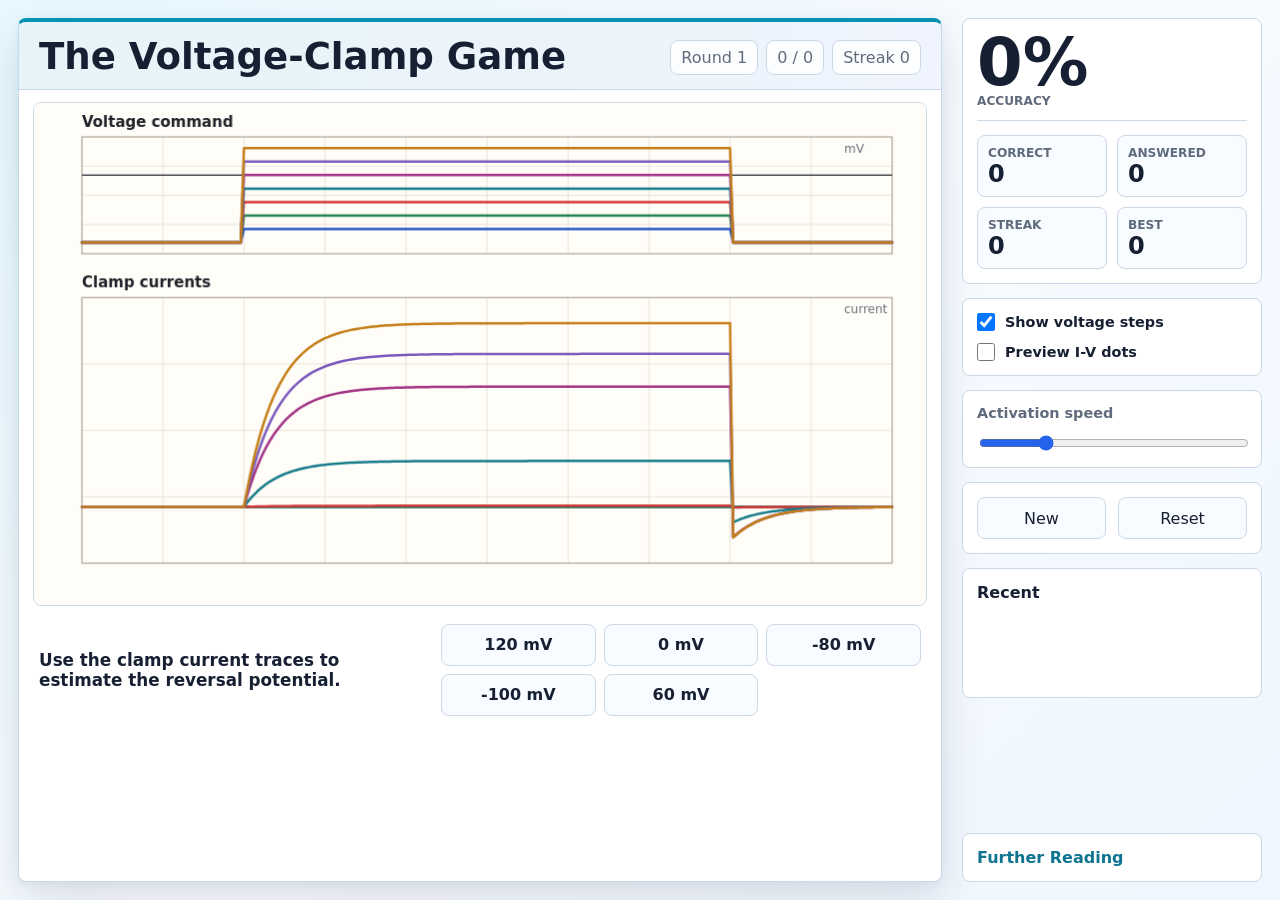
<file: index.html>
<!doctype html>
<html lang="en">
<head>
  <meta charset="utf-8">
  <meta name="viewport" content="width=device-width, initial-scale=1">
  <meta name="theme-color" content="#f5f2ea">
  <meta name="apple-mobile-web-app-capable" content="yes">
  <meta name="apple-mobile-web-app-title" content="The Voltage-Clamp Game">
  <meta name="apple-mobile-web-app-status-bar-style" content="default">
  <title>The Voltage-Clamp Game</title>
  <link rel="stylesheet" href="styles.css?v=2026-06-20-reading">
  <script data-goatcounter="https://gregconradismith.goatcounter.com/count" async src="https://gc.zgo.at/count.js"></script>
</head>
<body>
  <main class="app-shell">
    <section class="play-area" aria-labelledby="game-title">
      <div class="top-bar">
        <div>
          <h1 id="game-title">The Voltage-Clamp Game</h1>
        </div>
        <div class="score-strip" aria-label="Score">
          <span id="roundLabel">Round 1</span>
          <span id="scoreLabel">0 / 0</span>
          <span id="streakLabel">Streak 0</span>
        </div>
      </div>

      <div class="canvas-wrap">
        <canvas id="gameCanvas" width="1200" height="820" aria-label="Voltage clamp traces"></canvas>
      </div>

      <div class="question-row">
        <p id="promptText">Use the clamp current traces to estimate the reversal potential.</p>
        <div class="answer-grid" id="answerGrid" aria-label="Answer choices"></div>
      </div>

      <section class="reveal-panel" id="revealPanel" aria-live="polite" hidden>
        <div class="verdict-burst" id="verdictBurst">
          <p class="result-label" id="resultLabel">Result</p>
          <p class="result-text" id="resultText"></p>
          <p class="result-detail" id="resultDetail"></p>
        </div>
        <button class="primary-button" id="nextButton" type="button">Next Round</button>
      </section>
    </section>

    <aside class="side-panel" aria-label="Game controls">
      <section class="score-card" aria-label="Running score">
        <div class="score-main">
          <span id="scorePercent">0%</span>
          <span>accuracy</span>
        </div>
        <div class="score-grid">
          <p><span>Correct</span><strong id="correctCount">0</strong></p>
          <p><span>Answered</span><strong id="attemptCount">0</strong></p>
          <p><span>Streak</span><strong id="currentStreak">0</strong></p>
          <p><span>Best</span><strong id="bestStreak">0</strong></p>
        </div>
      </section>

      <div class="control-group">
        <label class="switch-row">
          <input id="showProtocolCheckbox" type="checkbox" checked>
          <span>Show voltage steps</span>
        </label>
        <label class="switch-row">
          <input id="showIvCheckbox" type="checkbox">
          <span>Preview I-V dots</span>
        </label>
      </div>

      <div class="control-group">
        <label for="speedSlider">Activation speed</label>
        <input id="speedSlider" type="range" min="8" max="60" value="20">
      </div>

      <div class="control-group compact-buttons">
        <button id="newRoundButton" type="button">New</button>
        <button id="resetButton" type="button">Reset</button>
      </div>

      <section class="answer-key" id="answerKey" hidden>
        <div class="legend">
          <span><i class="swatch red"></i>I<sub>mem</sub></span>
          <span><i class="swatch blue"></i>m<sub>inf</sub></span>
          <span><i class="swatch green"></i>V - E<sub>rev</sub></span>
        </div>
        <dl>
          <div><dt>E<sub>rev</sub></dt><dd id="erevText"></dd></div>
          <div><dt>Gate</dt><dd id="gateText"></dd></div>
          <div><dt>Tau</dt><dd id="tauText"></dd></div>
        </dl>
      </section>

      <section class="history" aria-label="Recent rounds">
        <h2>Recent</h2>
        <ol id="historyList"></ol>
      </section>

      <nav class="reading-nav" aria-label="Further reading">
        <a href="further-reading.html">Further Reading</a>
      </nav>
    </aside>
  </main>

  <script src="app.js?v=2026-06-20"></script>
</body>
</html>
</file>
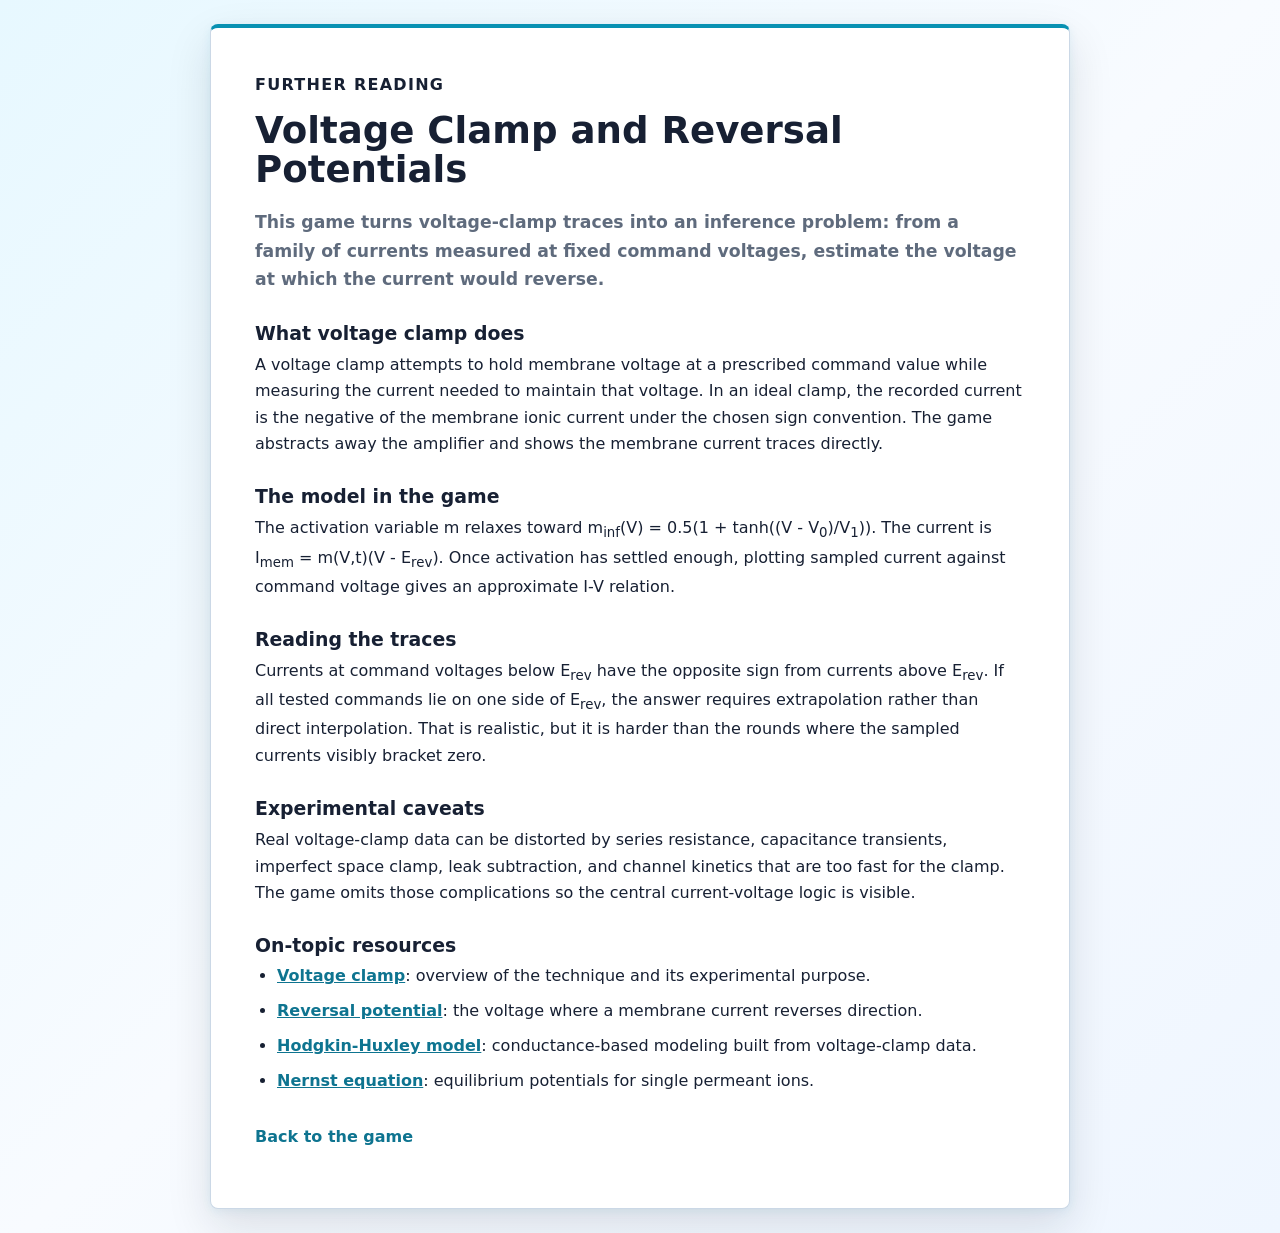
<file: further-reading.html>
<!doctype html>
<html lang="en">
<head>
  <meta charset="utf-8">
  <meta name="viewport" content="width=device-width, initial-scale=1">
  <meta name="theme-color" content="#eef6fb">
  <title>Further Reading: Voltage Clamp</title>
  <link rel="stylesheet" href="styles.css?v=2026-06-20-reading">
  <script data-goatcounter="https://gregconradismith.goatcounter.com/count" async src="https://gc.zgo.at/count.js"></script>
</head>
<body>
  <main class="reading-shell">
    <article class="reading-page">
      <p class="eyebrow">Further reading</p>
      <h1>Voltage Clamp and Reversal Potentials</h1>
      <p class="lede">
        This game turns voltage-clamp traces into an inference problem: from a
        family of currents measured at fixed command voltages, estimate the
        voltage at which the current would reverse.
      </p>

      <section>
        <h2>What voltage clamp does</h2>
        <p>
          A voltage clamp attempts to hold membrane voltage at a prescribed
          command value while measuring the current needed to maintain that
          voltage. In an ideal clamp, the recorded current is the negative of
          the membrane ionic current under the chosen sign convention. The game
          abstracts away the amplifier and shows the membrane current traces
          directly.
        </p>
      </section>

      <section>
        <h2>The model in the game</h2>
        <p>
          The activation variable m relaxes toward
          m<sub>inf</sub>(V) = 0.5(1 + tanh((V - V<sub>0</sub>)/V<sub>1</sub>)).
          The current is
          I<sub>mem</sub> = m(V,t)(V - E<sub>rev</sub>). Once activation has
          settled enough, plotting sampled current against command voltage gives
          an approximate I-V relation.
        </p>
      </section>

      <section>
        <h2>Reading the traces</h2>
        <p>
          Currents at command voltages below E<sub>rev</sub> have the opposite
          sign from currents above E<sub>rev</sub>. If all tested commands lie on
          one side of E<sub>rev</sub>, the answer requires extrapolation rather
          than direct interpolation. That is realistic, but it is harder than
          the rounds where the sampled currents visibly bracket zero.
        </p>
      </section>

      <section>
        <h2>Experimental caveats</h2>
        <p>
          Real voltage-clamp data can be distorted by series resistance,
          capacitance transients, imperfect space clamp, leak subtraction, and
          channel kinetics that are too fast for the clamp. The game omits
          those complications so the central current-voltage logic is visible.
        </p>
      </section>

      <section>
        <h2>On-topic resources</h2>
        <ul class="resource-list">
          <li><a href="https://en.wikipedia.org/wiki/Voltage_clamp">Voltage clamp</a>: overview of the technique and its experimental purpose.</li>
          <li><a href="https://en.wikipedia.org/wiki/Reversal_potential">Reversal potential</a>: the voltage where a membrane current reverses direction.</li>
          <li><a href="https://en.wikipedia.org/wiki/Hodgkin%E2%80%93Huxley_model">Hodgkin-Huxley model</a>: conductance-based modeling built from voltage-clamp data.</li>
          <li><a href="https://en.wikipedia.org/wiki/Nernst_equation">Nernst equation</a>: equilibrium potentials for single permeant ions.</li>
        </ul>
      </section>

      <p class="back-link"><a href="index.html">Back to the game</a></p>
    </article>
  </main>
</body>
</html>
</file>
<file: styles.css>
:root {
  color-scheme: light;
  --paper: #eef6fb;
  --ink: #172033;
  --muted: #5f6b7d;
  --line: #cbd8e6;
  --panel: #ffffff;
  --button: #f8fbff;
  --button-hover: #edf6ff;
  --blue: #2563eb;
  --green: #07936b;
  --red: #dc3d4a;
  --cyan: #0891b2;
  --magenta: #b13a8f;
  --amber: #b45f06;
  --grid: #e2eaf3;
  --shadow: 0 18px 45px rgba(15, 23, 42, 0.12), 0 2px 10px rgba(8, 145, 178, 0.08);
  font-family: Inter, ui-sans-serif, system-ui, -apple-system, BlinkMacSystemFont, "Segoe UI", sans-serif;
}

* {
  box-sizing: border-box;
}

body {
  margin: 0;
  min-height: 100vh;
  color: var(--ink);
  background:
    linear-gradient(135deg, #e7f8ff 0%, #f8fbff 50%, #eff6ff 100%);
}

button,
input {
  font: inherit;
}

button {
  min-height: 42px;
  border: 1px solid var(--line);
  border-radius: 8px;
  color: var(--ink);
  background: var(--button);
  cursor: pointer;
  transition: background 160ms ease, border-color 160ms ease, box-shadow 160ms ease, transform 160ms ease;
}

button:not(:disabled):hover {
  border-color: #8ccde0;
  background: var(--button-hover);
  box-shadow: 0 5px 14px rgba(8, 145, 178, 0.13);
  transform: translateY(-1px);
}

button:disabled {
  cursor: default;
  opacity: 0.88;
}

button:focus-visible,
input:focus-visible {
  outline: 3px solid rgba(37, 87, 199, 0.24);
  outline-offset: 2px;
}

.app-shell {
  display: grid;
  grid-template-columns: minmax(0, 1fr) 300px;
  gap: 20px;
  min-height: 100vh;
  padding: 18px;
}

.play-area {
  display: flex;
  flex-direction: column;
  min-width: 0;
  border: 1px solid var(--line);
  border-top: 4px solid var(--cyan);
  border-radius: 8px;
  background: var(--panel);
  box-shadow: var(--shadow);
  overflow: hidden;
}

.top-bar {
  display: flex;
  align-items: center;
  justify-content: space-between;
  gap: 18px;
  padding: 16px 20px 12px;
  border-bottom: 1px solid var(--line);
  background: linear-gradient(90deg, rgba(8, 145, 178, 0.10), rgba(37, 99, 235, 0.07));
}

.eyebrow {
  margin: 0 0 3px;
  color: var(--muted);
  font-size: 0.78rem;
  font-weight: 700;
  letter-spacing: 0.08em;
  text-transform: uppercase;
}

h1 {
  margin: 0;
  font-size: clamp(1.55rem, 2.9vw, 2.65rem);
  line-height: 1.05;
}

.score-strip {
  display: flex;
  flex-wrap: wrap;
  gap: 8px;
  align-items: center;
  color: var(--muted);
  white-space: nowrap;
}

.score-strip span {
  padding: 7px 10px;
  border: 1px solid var(--line);
  border-radius: 8px;
  background: rgba(255, 255, 255, 0.82);
}

.canvas-wrap {
  min-height: 0;
  padding: 12px 14px 6px;
}

canvas {
  display: block;
  width: 100%;
  aspect-ratio: 5 / 3;
  max-height: min(56vh, calc(100vh - 265px));
  border: 1px solid var(--line);
  border-radius: 8px;
  background: #ffffff;
}

.question-row {
  display: grid;
  grid-template-columns: minmax(220px, 1fr) minmax(260px, 480px);
  gap: 16px;
  align-items: center;
  padding: 12px 20px 14px;
}

.question-row p {
  margin: 0;
  font-size: 1.05rem;
  font-weight: 700;
}

.answer-grid {
  display: grid;
  grid-template-columns: repeat(3, minmax(0, 1fr));
  gap: 8px;
}

.answer-button {
  font-weight: 800;
}

.answer-button.correct {
  border-color: rgba(35, 131, 79, 0.65);
  color: #075b43;
  background: rgba(7, 147, 107, 0.14);
  box-shadow: inset 0 -3px 0 rgba(7, 147, 107, 0.24);
}

.answer-button.incorrect {
  border-color: rgba(211, 56, 56, 0.65);
  color: #8f1722;
  background: rgba(220, 61, 74, 0.13);
  box-shadow: inset 0 -3px 0 rgba(220, 61, 74, 0.20);
}

.reveal-panel {
  display: flex;
  align-items: center;
  justify-content: space-between;
  gap: 18px;
  padding: 18px 20px;
  border-top: 1px solid var(--line);
  background: #f6fbff;
}

.reveal-panel.is-correct {
  background: linear-gradient(90deg, rgba(7, 147, 107, 0.18), #f6fbff 72%);
}

.reveal-panel.is-incorrect {
  background: linear-gradient(90deg, rgba(220, 61, 74, 0.14), #f6fbff 72%);
}

.verdict-burst {
  min-width: 0;
  animation: verdict-pop 360ms ease-out;
}

.verdict-burst.is-correct .result-text {
  color: var(--green);
}

.verdict-burst.is-incorrect .result-text {
  color: var(--red);
}

.result-label {
  margin: 0 0 4px;
  color: var(--muted);
  font-size: 0.78rem;
  font-weight: 800;
  text-transform: uppercase;
}

.result-text {
  margin: 0;
  font-size: clamp(2rem, 5vw, 4.2rem);
  font-weight: 900;
  line-height: 0.95;
}

.result-detail {
  margin: 8px 0 0;
  color: var(--muted);
  font-size: 1rem;
  font-weight: 750;
}

.primary-button {
  min-width: 132px;
  border-color: #0e7490;
  color: #fff;
  background: #0e7490;
  font-weight: 800;
}

.side-panel {
  display: flex;
  flex-direction: column;
  gap: 14px;
  min-width: 0;
}

.score-card,
.control-group,
.answer-key,
.history {
  border: 1px solid var(--line);
  border-radius: 8px;
  background: var(--panel);
  padding: 14px;
}

.score-main {
  display: grid;
  gap: 2px;
  padding-bottom: 12px;
  border-bottom: 1px solid var(--line);
}

.score-main span:first-child {
  font-size: clamp(2.4rem, 8vw, 4.1rem);
  font-weight: 900;
  line-height: 0.9;
}

.score-main span:last-child,
.score-grid span {
  color: var(--muted);
  font-size: 0.76rem;
  font-weight: 800;
  text-transform: uppercase;
}

.score-grid {
  display: grid;
  grid-template-columns: 1fr 1fr;
  gap: 10px;
  margin-top: 14px;
}

.score-grid p {
  display: grid;
  gap: 2px;
  margin: 0;
  padding: 10px;
  border: 1px solid var(--line);
  border-radius: 8px;
  background: #f8fbff;
}

.score-grid strong {
  font-size: 1.5rem;
  line-height: 1;
}

.control-group {
  display: grid;
  gap: 12px;
}

.control-group label {
  color: var(--muted);
  font-size: 0.9rem;
  font-weight: 750;
}

.switch-row {
  display: grid;
  grid-template-columns: 18px 1fr;
  gap: 10px;
  align-items: center;
  color: var(--ink) !important;
}

.switch-row input {
  width: 18px;
  height: 18px;
  margin: 0;
}

input[type="range"] {
  width: 100%;
  accent-color: var(--blue);
}

.compact-buttons {
  grid-template-columns: 1fr 1fr;
}

.legend {
  display: flex;
  flex-wrap: wrap;
  gap: 12px;
  margin-bottom: 12px;
  color: var(--muted);
  font-size: 0.88rem;
  font-weight: 750;
}

.swatch {
  display: inline-block;
  width: 18px;
  height: 4px;
  margin-right: 6px;
  vertical-align: middle;
  border-radius: 2px;
}

.swatch.red {
  background: var(--red);
}

.swatch.blue {
  background: var(--blue);
}

.swatch.green {
  background: var(--green);
}

dl {
  display: grid;
  gap: 8px;
  margin: 0;
}

dl div {
  display: grid;
  grid-template-columns: 70px 1fr;
  gap: 8px;
}

dt {
  color: var(--muted);
  font-weight: 800;
}

dd {
  margin: 0;
  font-weight: 700;
}

.history {
  min-height: 130px;
}

.history h2 {
  margin: 0 0 10px;
  font-size: 1rem;
}

.history ol {
  display: grid;
  gap: 8px;
  margin: 0;
  padding-left: 22px;
  color: var(--muted);
}

.history li.correct {
  color: var(--green);
}

.history li.incorrect {
  color: var(--amber);
}

.reading-nav {
  margin-top: auto;
  border: 1px solid var(--line);
  border-radius: 8px;
  background: var(--panel);
  padding: 14px;
}

.reading-nav a,
.back-link a {
  color: #0e7490;
  font-weight: 850;
  text-decoration: none;
}

.reading-nav a:hover,
.back-link a:hover {
  text-decoration: underline;
}

.reading-shell {
  min-height: 100vh;
  padding: 24px;
}

.reading-page {
  max-width: 860px;
  margin: 0 auto;
  border: 1px solid var(--line);
  border-top: 4px solid var(--cyan);
  border-radius: 8px;
  background: var(--panel);
  box-shadow: var(--shadow);
  padding: clamp(22px, 4vw, 44px);
}

.reading-page h1 {
  margin-bottom: 18px;
}

.reading-page h2 {
  margin: 28px 0 8px;
  font-size: 1.18rem;
}

.reading-page p {
  margin: 0 0 14px;
  color: var(--ink);
  font-size: 1rem;
  line-height: 1.65;
}

.reading-page .lede {
  color: var(--muted);
  font-size: 1.08rem;
  font-weight: 650;
}

.resource-list {
  display: grid;
  gap: 10px;
  margin: 0;
  padding-left: 22px;
}

.resource-list li {
  line-height: 1.55;
}

.resource-list a {
  color: #0e7490;
  font-weight: 850;
}

.back-link {
  margin-top: 30px !important;
}

@keyframes verdict-pop {
  0% {
    opacity: 0;
    transform: translateY(10px) scale(0.96);
  }

  70% {
    transform: translateY(0) scale(1.03);
  }

  100% {
    opacity: 1;
    transform: translateY(0) scale(1);
  }
}

[hidden] {
  display: none !important;
}

@media (max-width: 900px) {
  .app-shell {
    grid-template-columns: 1fr;
    padding: 10px;
  }

  .side-panel {
    display: grid;
    grid-template-columns: repeat(2, minmax(0, 1fr));
  }

  .score-card,
  .answer-key,
  .history {
    grid-column: 1 / -1;
  }
}

@media (max-width: 660px) {
  .top-bar,
  .reveal-panel {
    align-items: stretch;
    flex-direction: column;
  }

  .question-row {
    grid-template-columns: 1fr;
  }

  .answer-grid {
    grid-template-columns: repeat(2, minmax(0, 1fr));
  }

  .score-strip {
    justify-content: space-between;
  }

  .side-panel {
    grid-template-columns: 1fr;
  }

  canvas {
    aspect-ratio: 4 / 3;
    max-height: none;
  }
}
</file>
